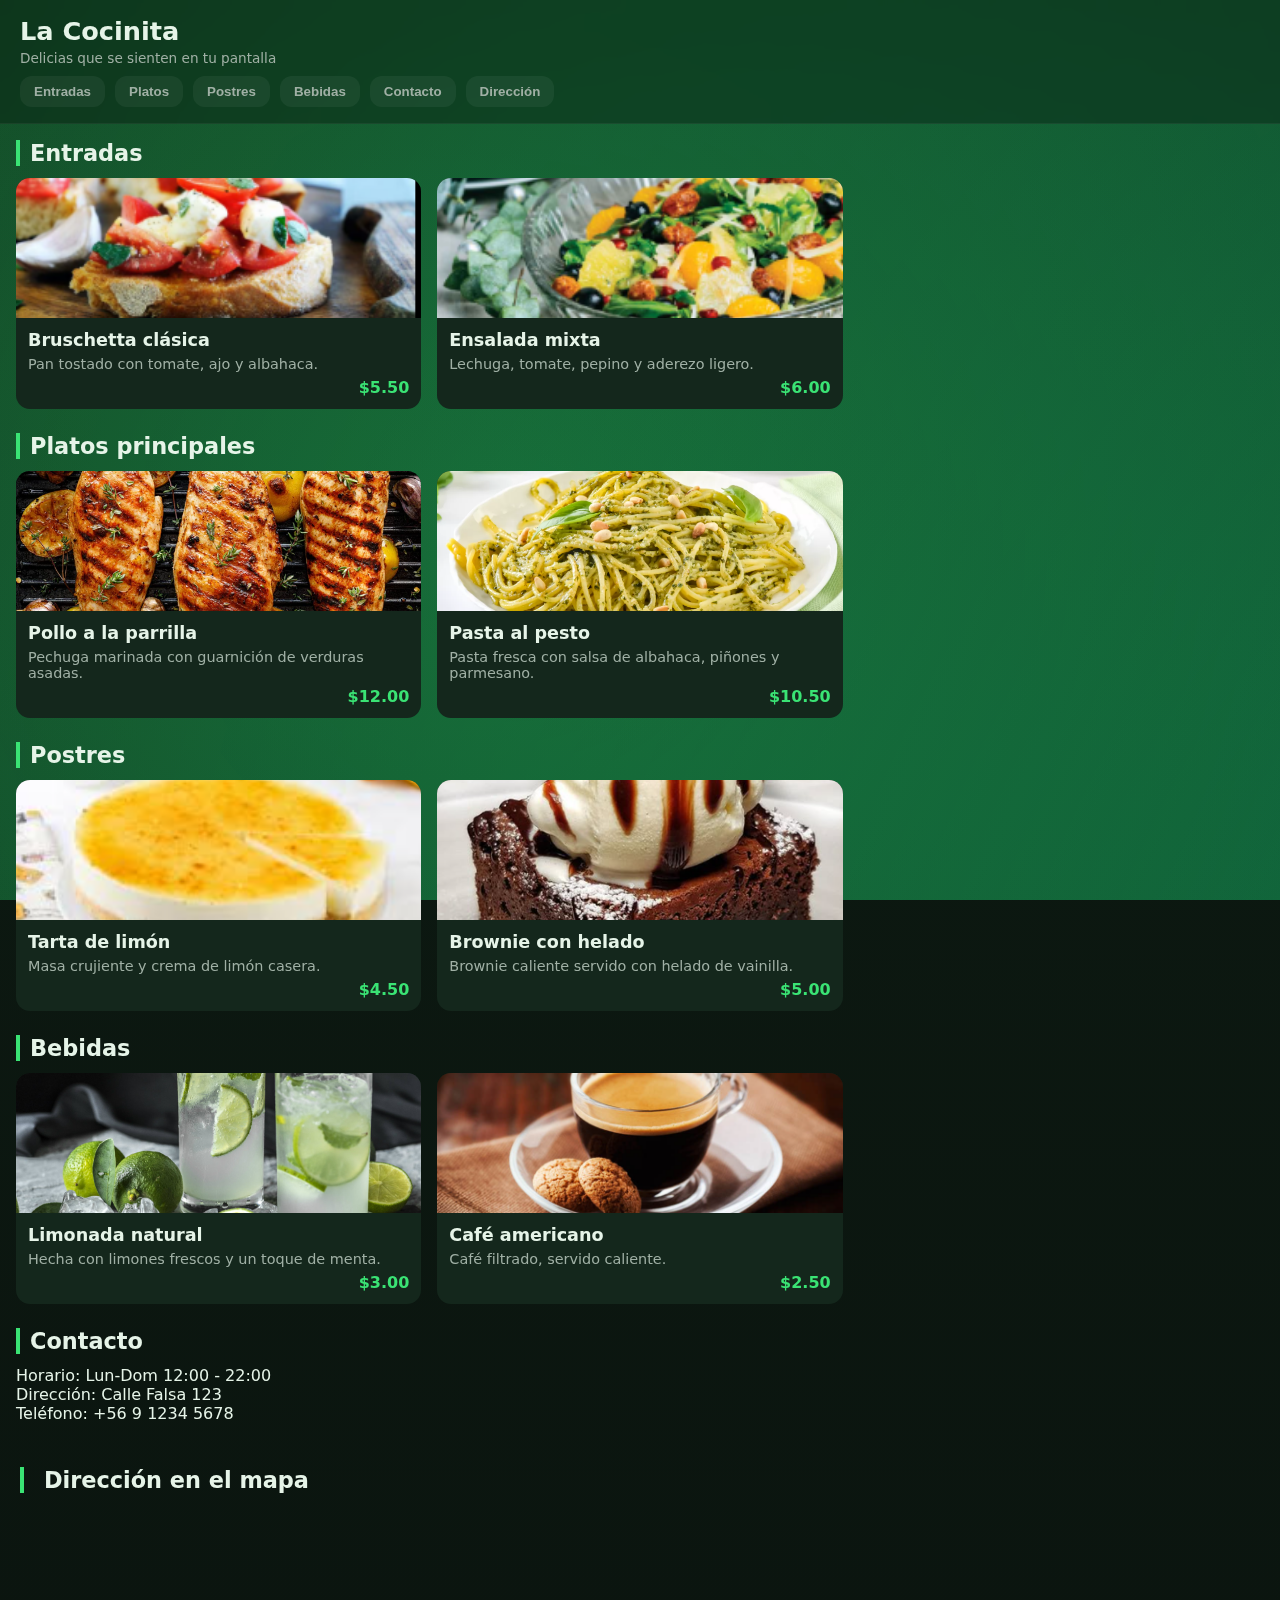
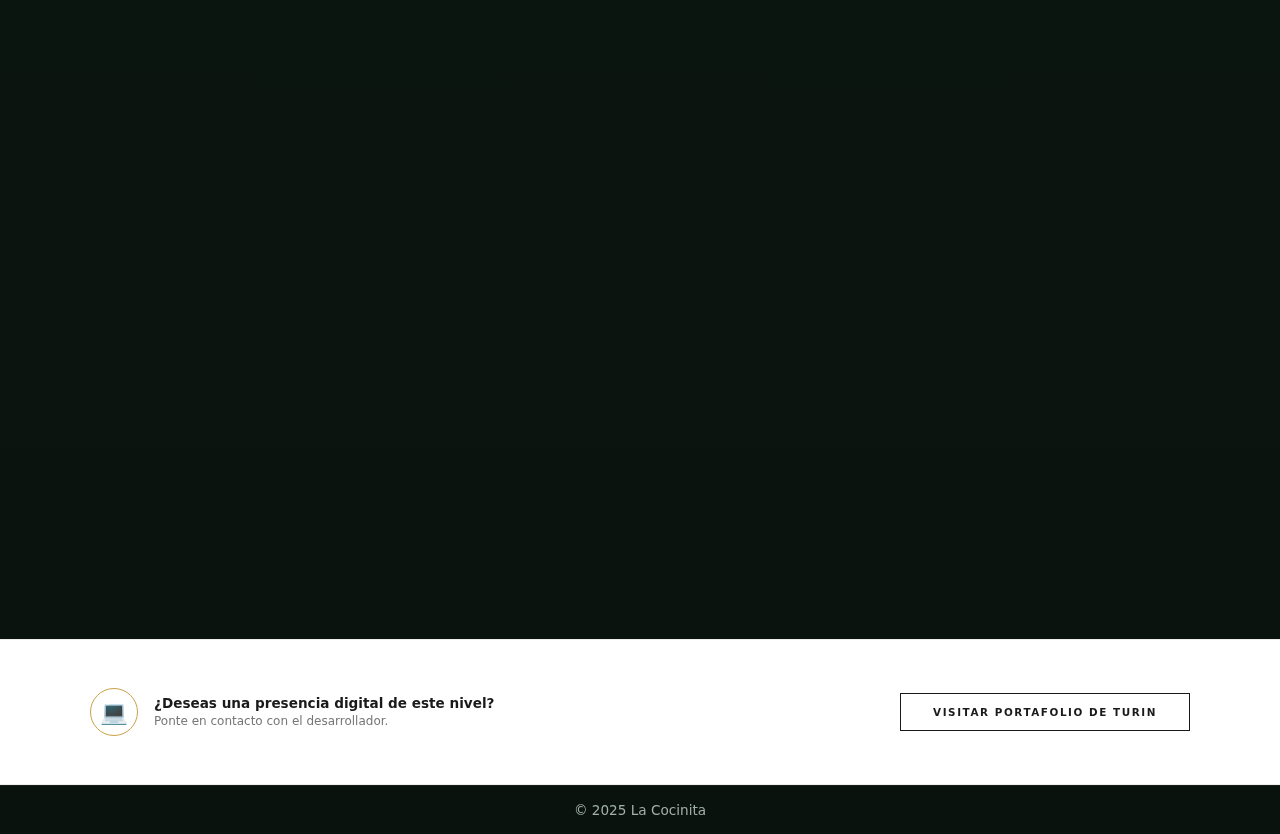
<file: index.html>
<!DOCTYPE html>
<html lang="es">
<head>
<meta charset="UTF-8">
<meta name="viewport" content="width=device-width, initial-scale=1.0">
<title>La Cocinita — Menú</title>
<link rel="stylesheet" href="css/styles.css">
</head>
<body>

<header class="site-header">
  <div class="brand">
    <h1>La Cocinita</h1>
    <p>Delicias que se sienten en tu pantalla</p>
  </div>
  <nav class="site-nav">
    <button data-scroll="#entradas">Entradas</button>
    <button data-scroll="#platos">Platos</button>
    <button data-scroll="#postres">Postres</button>
    <button data-scroll="#bebidas">Bebidas</button>
    <button data-scroll="#contacto">Contacto</button>
    <button data-scroll="#mapa">Dirección</button>
  </nav>
</header>

<main class="menu-wrapper">

  <section id="entradas" class="menu-section">
    <h2>Entradas</h2>
    <div class="menu-grid">
      <div class="card">
        <img src="images/bruschetta.png" alt="Bruschetta clásica">
        <div class="card-body">
          <h3>Bruschetta clásica</h3>
          <p class="desc">Pan tostado con tomate, ajo y albahaca.</p>
          <div class="meta"><span class="price">$5.50</span></div>
        </div>
      </div>
      <div class="card">
        <img src="images/ensalada.png" alt="Ensalada mixta">
        <div class="card-body">
          <h3>Ensalada mixta</h3>
          <p class="desc">Lechuga, tomate, pepino y aderezo ligero.</p>
          <div class="meta"><span class="price">$6.00</span></div>
        </div>
      </div>
    </div>
  </section>

  <section id="platos" class="menu-section">
    <h2>Platos principales</h2>
    <div class="menu-grid">
      <div class="card">
        <img src="images/pollo.png" alt="Pollo a la parrilla">
        <div class="card-body">
          <h3>Pollo a la parrilla</h3>
          <p class="desc">Pechuga marinada con guarnición de verduras asadas.</p>
          <div class="meta"><span class="price">$12.00</span></div>
        </div>
      </div>
      <div class="card">
        <img src="images/pasta.png" alt="Pasta al pesto">
        <div class="card-body">
          <h3>Pasta al pesto</h3>
          <p class="desc">Pasta fresca con salsa de albahaca, piñones y parmesano.</p>
          <div class="meta"><span class="price">$10.50</span></div>
        </div>
      </div>
    </div>
  </section>

  <section id="postres" class="menu-section">
    <h2>Postres</h2>
    <div class="menu-grid">
      <div class="card">
        <img src="images/tarta_limon.png" alt="Tarta de limón">
        <div class="card-body">
          <h3>Tarta de limón</h3>
          <p class="desc">Masa crujiente y crema de limón casera.</p>
          <div class="meta"><span class="price">$4.50</span></div>
        </div>
      </div>
      <div class="card">
        <img src="images/brownie.png" alt="Brownie con helado">
        <div class="card-body">
          <h3>Brownie con helado</h3>
          <p class="desc">Brownie caliente servido con helado de vainilla.</p>
          <div class="meta"><span class="price">$5.00</span></div>
        </div>
      </div>
    </div>
  </section>

  <section id="bebidas" class="menu-section">
    <h2>Bebidas</h2>
    <div class="menu-grid">
      <div class="card">
        <img src="images/limonada.png" alt="Limonada natural">
        <div class="card-body">
          <h3>Limonada natural</h3>
          <p class="desc">Hecha con limones frescos y un toque de menta.</p>
          <div class="meta"><span class="price">$3.00</span></div>
        </div>
      </div>
      <div class="card">
        <img src="images/cafe.png" alt="Café americano">
        <div class="card-body">
          <h3>Café americano</h3>
          <p class="desc">Café filtrado, servido caliente.</p>
          <div class="meta"><span class="price">$2.50</span></div>
        </div>
      </div>
    </div>
  </section>

  <section id="contacto" class="menu-section">
    <h2>Contacto</h2>
    <p class="desc">Horario: Lun-Dom 12:00 - 22:00<br>Dirección: Calle Falsa 123<br>Teléfono: +56 9 1234 5678</p>
  </section>

  <section id="mapa" class="menu-section">
    <h2>Dirección en el mapa</h2>
    <div class="map-container">
      <iframe src="https://www.google.com/maps/embed?pb=!1m18!1m12!1m3!1d3320.1234567890123!2d-70.64827!3d-33.44889!2m3!1f0!2f0!3f0!3m2!1i1024!2i768!4f13.1!3m3!1m2!1s0x9662c54123456789%3A0x123456789abcdef!2sCalle%20Falsa%20123%2C%20Santiago%2C%20Chile!5e0!3m2!1ses!2scl!4v1234567890123!5m2!1ses!2scl" width="600" height="450" style="border:0;" allowfullscreen="" loading="lazy" referrerpolicy="no-referrer-when-downgrade"></iframe>
    </div>
  </section>

</main>

  <!-- ESPACIO PROMOCIONAL DESARROLLADOR -->
  <section class="dev-promo">
    <div class="dev-container">
      <div class="dev-content">
        <div class="dev-left">
          <div class="dev-icon">
            💻
          </div>
          <div class="dev-text">
            <p class="dev-title">¿Deseas una presencia digital de este nivel?</p>
            <p class="dev-subtitle">Ponte en contacto con el desarrollador.</p>
          </div>
        </div>

        <a href="https://turin10ro.github.io/turin-developer/"
           target="_blank"
           class="dev-button">
          Visitar Portafolio de Turin
        </a>
      </div>
    </div>
  </section>
  
<footer class="site-footer">
  <p>© 2025 La Cocinita</p>
</footer>

<script src="js/menu.js"></script>
</body>

</html>
</file>
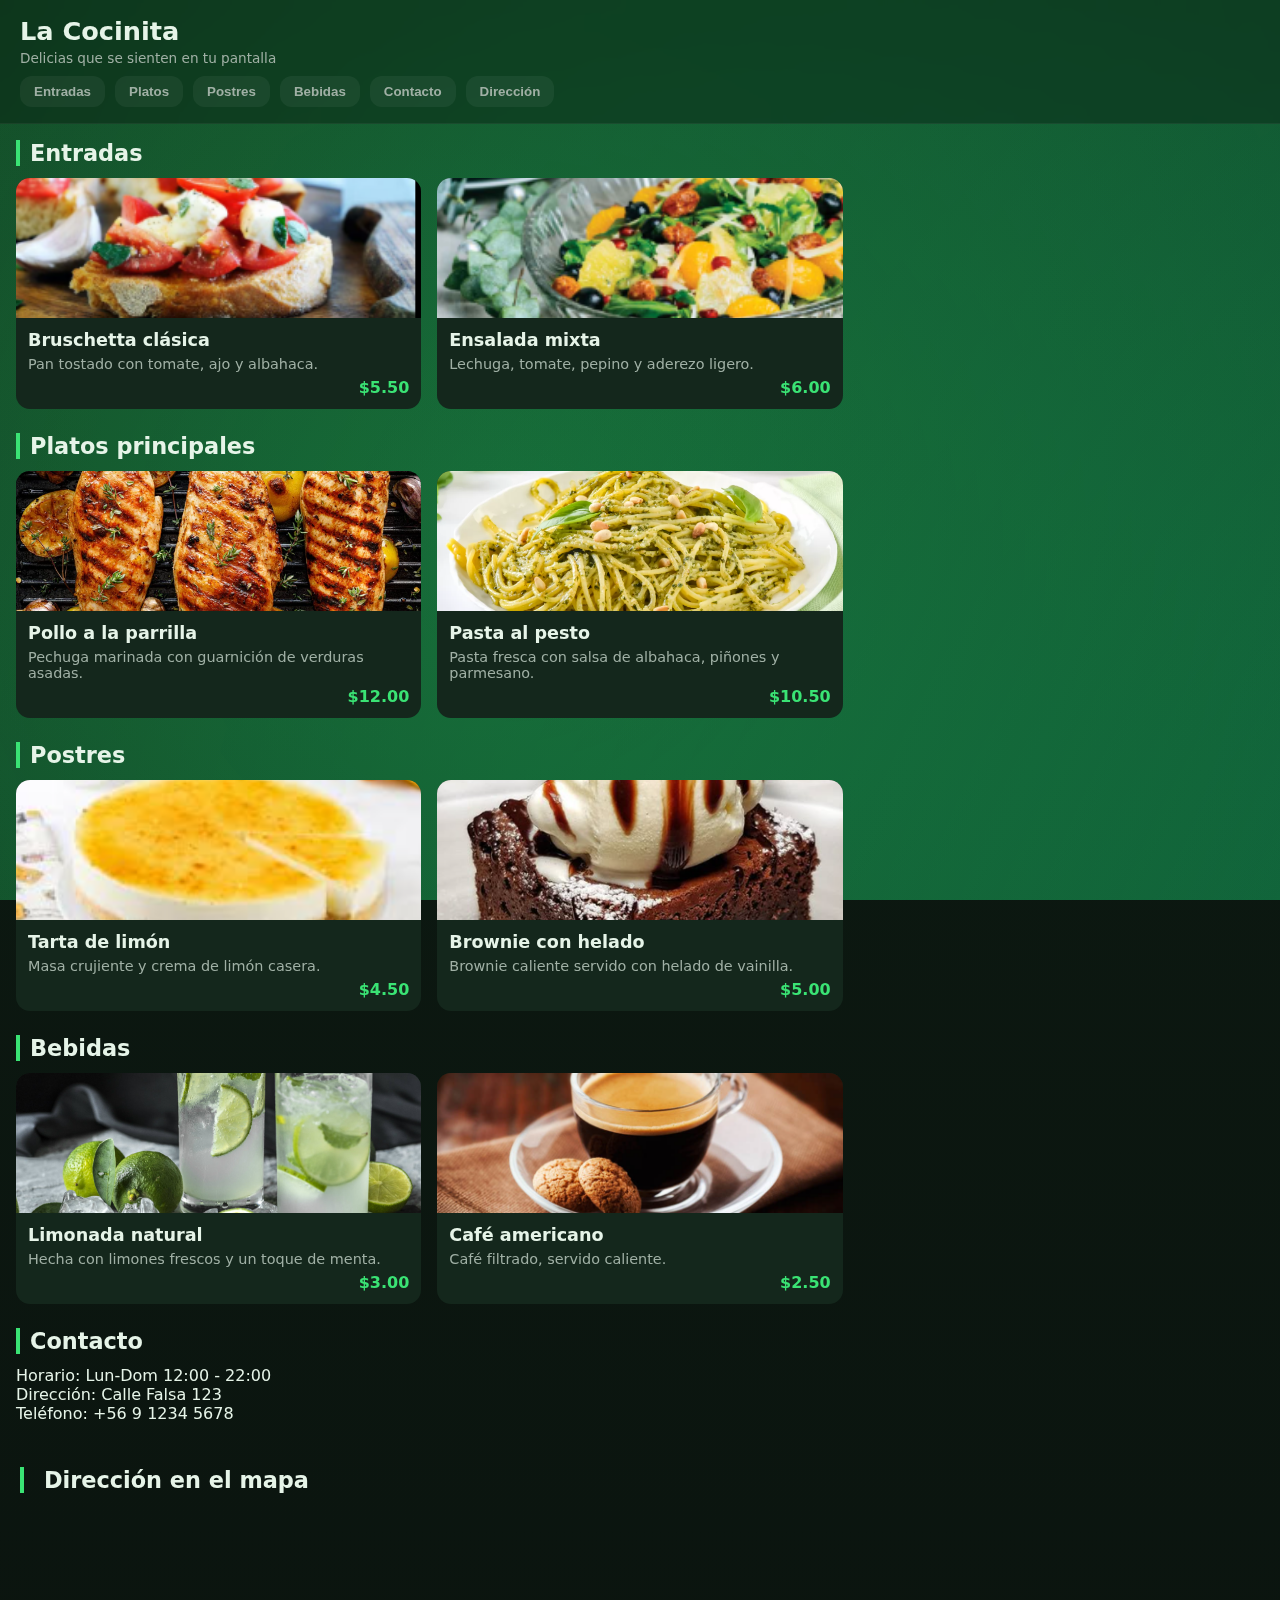
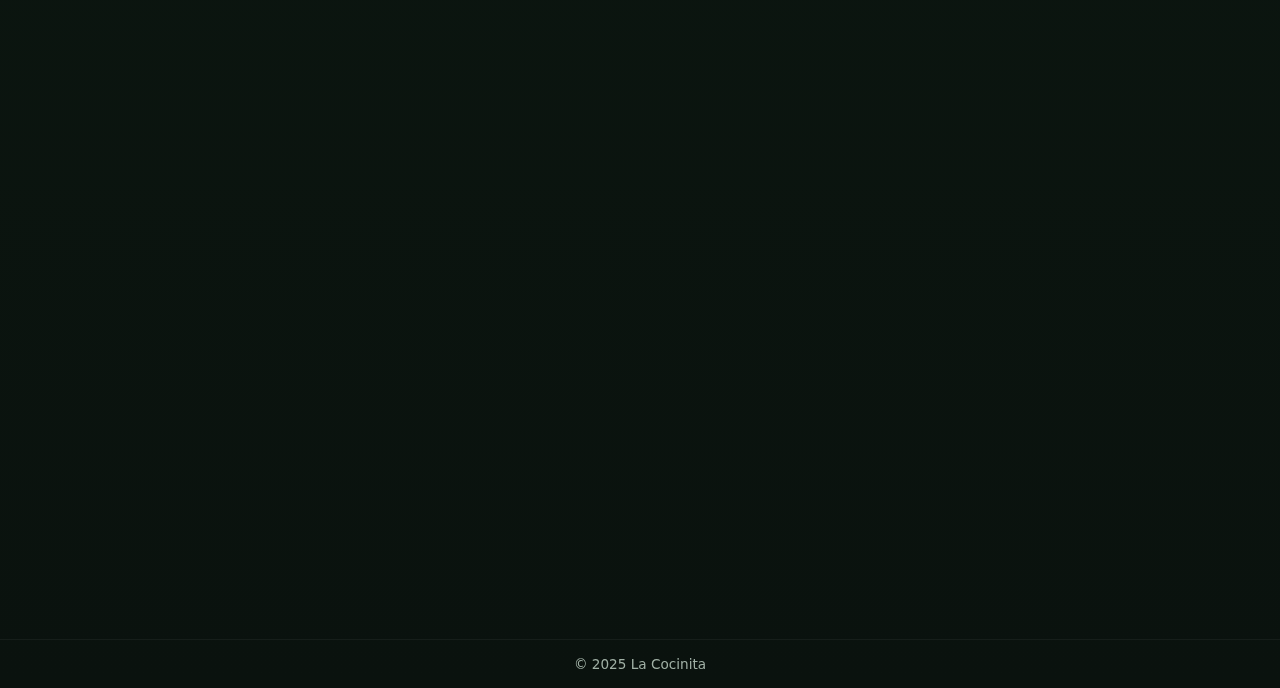
<file: Menu_Digital_Neon/index.html>
<!DOCTYPE html>
<html lang="es">
<head>
<meta charset="UTF-8">
<meta name="viewport" content="width=device-width, initial-scale=1.0">
<title>La Cocinita — Menú</title>
<link rel="stylesheet" href="css/styles.css">
</head>
<body>

<header class="site-header">
  <div class="brand">
    <h1>La Cocinita</h1>
    <p>Delicias que se sienten en tu pantalla</p>
  </div>
  <nav class="site-nav">
    <button data-scroll="#entradas">Entradas</button>
    <button data-scroll="#platos">Platos</button>
    <button data-scroll="#postres">Postres</button>
    <button data-scroll="#bebidas">Bebidas</button>
    <button data-scroll="#contacto">Contacto</button>
    <button data-scroll="#mapa">Dirección</button>
  </nav>
</header>

<main class="menu-wrapper">

  <section id="entradas" class="menu-section">
    <h2>Entradas</h2>
    <div class="menu-grid">
      <div class="card">
        <img src="images/bruschetta.png" alt="Bruschetta clásica">
        <div class="card-body">
          <h3>Bruschetta clásica</h3>
          <p class="desc">Pan tostado con tomate, ajo y albahaca.</p>
          <div class="meta"><span class="price">$5.50</span></div>
        </div>
      </div>
      <div class="card">
        <img src="images/ensalada.png" alt="Ensalada mixta">
        <div class="card-body">
          <h3>Ensalada mixta</h3>
          <p class="desc">Lechuga, tomate, pepino y aderezo ligero.</p>
          <div class="meta"><span class="price">$6.00</span></div>
        </div>
      </div>
    </div>
  </section>

  <section id="platos" class="menu-section">
    <h2>Platos principales</h2>
    <div class="menu-grid">
      <div class="card">
        <img src="images/pollo.png" alt="Pollo a la parrilla">
        <div class="card-body">
          <h3>Pollo a la parrilla</h3>
          <p class="desc">Pechuga marinada con guarnición de verduras asadas.</p>
          <div class="meta"><span class="price">$12.00</span></div>
        </div>
      </div>
      <div class="card">
        <img src="images/pasta.png" alt="Pasta al pesto">
        <div class="card-body">
          <h3>Pasta al pesto</h3>
          <p class="desc">Pasta fresca con salsa de albahaca, piñones y parmesano.</p>
          <div class="meta"><span class="price">$10.50</span></div>
        </div>
      </div>
    </div>
  </section>

  <section id="postres" class="menu-section">
    <h2>Postres</h2>
    <div class="menu-grid">
      <div class="card">
        <img src="images/tarta_limon.png" alt="Tarta de limón">
        <div class="card-body">
          <h3>Tarta de limón</h3>
          <p class="desc">Masa crujiente y crema de limón casera.</p>
          <div class="meta"><span class="price">$4.50</span></div>
        </div>
      </div>
      <div class="card">
        <img src="images/brownie.png" alt="Brownie con helado">
        <div class="card-body">
          <h3>Brownie con helado</h3>
          <p class="desc">Brownie caliente servido con helado de vainilla.</p>
          <div class="meta"><span class="price">$5.00</span></div>
        </div>
      </div>
    </div>
  </section>

  <section id="bebidas" class="menu-section">
    <h2>Bebidas</h2>
    <div class="menu-grid">
      <div class="card">
        <img src="images/limonada.png" alt="Limonada natural">
        <div class="card-body">
          <h3>Limonada natural</h3>
          <p class="desc">Hecha con limones frescos y un toque de menta.</p>
          <div class="meta"><span class="price">$3.00</span></div>
        </div>
      </div>
      <div class="card">
        <img src="images/cafe.png" alt="Café americano">
        <div class="card-body">
          <h3>Café americano</h3>
          <p class="desc">Café filtrado, servido caliente.</p>
          <div class="meta"><span class="price">$2.50</span></div>
        </div>
      </div>
    </div>
  </section>

  <section id="contacto" class="menu-section">
    <h2>Contacto</h2>
    <p class="desc">Horario: Lun-Dom 12:00 - 22:00<br>Dirección: Calle Falsa 123<br>Teléfono: +56 9 1234 5678</p>
  </section>

  <section id="mapa" class="menu-section">
    <h2>Dirección en el mapa</h2>
    <div class="map-container">
      <iframe src="https://www.google.com/maps/embed?pb=!1m18!1m12!1m3!1d3320.1234567890123!2d-70.64827!3d-33.44889!2m3!1f0!2f0!3f0!3m2!1i1024!2i768!4f13.1!3m3!1m2!1s0x9662c54123456789%3A0x123456789abcdef!2sCalle%20Falsa%20123%2C%20Santiago%2C%20Chile!5e0!3m2!1ses!2scl!4v1234567890123!5m2!1ses!2scl" width="600" height="450" style="border:0;" allowfullscreen="" loading="lazy" referrerpolicy="no-referrer-when-downgrade"></iframe>
    </div>
  </section>

</main>

<footer class="site-footer">
  <p>© 2025 La Cocinita</p>
</footer>

<script src="js/menu.js"></script>
</body>
</html>
</file>
<file: css/styles.css>
:root{
  --bg:#0d1b12;
  --card:#14271c;
  --accent:#3ae374;
  --muted:#a0b0a5;
  --glass: rgba(255,255,255,0.05);
  font-family: 'Inter', system-ui, sans-serif;
}

*{box-sizing:border-box;margin:0;padding:0}
body{
  background: linear-gradient(180deg,#0d1b12 0%, #0a120e 100%);
  color:#e6f4e8;
  min-height:100vh;
  overflow-x:hidden;
}

/* Auroras de fondo */
body::before{
  content:"";
  position:fixed;
  inset:0;
  background:
    radial-gradient(circle at 20% 30%, rgba(45, 240, 113, 0.35), transparent),
    radial-gradient(circle at 80% 70%, rgba(0,255,180,0.25), transparent);
  background-size:200% 200%;
  animation: auroraFlow 12s ease-in-out infinite alternate;
  z-index:-1;
}

@keyframes auroraFlow{
  0%{background-position:0% 0%,100% 100%}
  100%{background-position:100% 50%,0% 50%}
}

/* Header */
.site-header {
  display: flex;
  flex-direction: column;
  gap: 10px;
  padding: 16px 20px;
  background: rgba(0, 0, 0, 0.3); /* fondo semi oscuro */
  backdrop-filter: blur(10px);    /* desenfoque del fondo */
  -webkit-backdrop-filter: blur(10px); /* para Safari */
  border-bottom: 1px solid rgba(255, 255, 255, 0.05);
  position: sticky;
  top: 0;
  z-index: 100;
}

.brand h1{font-size:1.6rem;}
.brand p{color:var(--muted);font-size:0.85rem;margin-top:4px;}

.site-nav{
  display:flex;
  gap:10px;
  flex-wrap:wrap;
  overflow-x:auto;
  scroll-behavior:smooth;
  scroll-snap-type:x mandatory;
}
.site-nav button{
  background:var(--glass);
  border:none;
  padding:8px 14px;
  border-radius:12px;
  color:var(--muted);
  font-weight:600;
  transition: 0.18s ease;
  scroll-snap-align:start;
  flex-shrink:0;
}
.site-nav button:hover{background:var(--accent);color:#0d1b12;cursor:pointer;}

/* Menu Wrapper */
.menu-wrapper{padding:16px 0;}
.menu-section{margin-bottom:24px;padding:0 16px;}
.menu-section h2{
  font-size:1.4rem;
  color:#e6f4e8;
  border-left:4px solid var(--accent);
  padding-left:10px;
  margin-bottom:12px;
}

.menu-grid{
  display:grid;
  grid-template-columns:1fr;
  gap:16px;
}

/* Cards */
.card{
  background:var(--card);
  border-radius:14px;
  overflow:hidden;
  transition: transform 0.18s ease, box-shadow 0.18s ease;
  display:flex;
  flex-direction:column;
}
.card img{
  width:100%;
  height:140px;
  object-fit:cover;
}
.card-body{
  padding:12px;
  display:flex;
  flex-direction:column;
  gap:6px;
}
.card-body h3{margin:0;font-size:1.1rem;}
.card-body .desc{color:var(--muted);font-size:0.9rem;}
.meta{display:flex;justify-content:flex-end;margin-top:auto;}
.price{font-weight:700;color:var(--accent);}

.card:active{transform:translateY(2px);box-shadow:0 6px 20px rgba(0,0,0,0.5);}
.card:hover{transform:translateY(-4px);box-shadow:0 12px 30px rgba(0,0,0,0.5);}

/* Footer */
.site-footer{
  padding:16px;
  text-align:center;
  font-size:0.85rem;
  color:var(--muted);
  border-top:1px solid rgba(255,255,255,0.05);
}

/* Map Section */
#mapa {
  margin: 0;
  padding: 20px; /* Add padding to detach from sides */
}

.map-container {
  position: relative;
  padding-bottom: 56.25%; /* 16:9 aspect ratio */
  height: 0;
  overflow: hidden;
}

.map-container iframe {
  position: absolute;
  top: 0;
  left: 0;
  width: 100%;
  height: 100%;
}

#mapa h2 {
  padding-left: 20px; /* Adjust green line to match other sections */
}

/* Responsive */
@media (min-width:500px){
  .menu-grid{grid-template-columns:1fr 1fr;}
}
@media (min-width:800px){
  .menu-grid{grid-template-columns:1fr 1fr 1fr;}

}

/* ================================
   ESPACIO PROMOCIONAL DESARROLLADOR
================================ */

.dev-promo {
  background: #ffffff;
  border-top: 1px solid #eee;
  border-bottom: 1px solid #eee;
  padding: 3rem 1.5rem;
}

.dev-container {
  max-width: 1100px;
  margin: 0 auto;
}

.dev-content {
  display: flex;
  align-items: center;
  justify-content: space-between;
  gap: 1.5rem;
  flex-wrap: wrap;
}

.dev-left {
  display: flex;
  align-items: center;
  gap: 1rem;
}

.dev-icon {
  width: 48px;
  height: 48px;
  border: 1px solid #c9a14a;
  border-radius: 50%;
  display: flex;
  align-items: center;
  justify-content: center;
  font-size: 1.4rem;
  color: #c9a14a;
}

.dev-title {
  font-size: 0.85rem;
  font-weight: 600;
  color: #1a1a1a;
  margin: 0;
}

.dev-subtitle {
  font-size: 0.75rem;
  color: #777;
  margin: 0.2rem 0 0;
}

.dev-button {
  padding: 0.75rem 2rem;
  border: 1px solid #1a1a1a;
  color: #1a1a1a;
  font-size: 0.65rem;
  letter-spacing: 0.15em;
  text-transform: uppercase;
  font-weight: 700;
  text-decoration: none;
  transition: all 0.3s ease;
}

.dev-button:hover {
  background: #1a1a1a;
  color: #ffffff;
}

/* ================================
   RESPONSIVE
================================ */

@media (max-width: 768px) {
  .dev-content {
    flex-direction: column;
    text-align: center;
  }

  .dev-left {
    justify-content: center;
  }
}
</file>
<file: Menu_Digital_Neon/css/styles.css>
:root{
  --bg:#0d1b12;
  --card:#14271c;
  --accent:#3ae374;
  --muted:#a0b0a5;
  --glass: rgba(255,255,255,0.05);
  font-family: 'Inter', system-ui, sans-serif;
}

*{box-sizing:border-box;margin:0;padding:0}
body{
  background: linear-gradient(180deg,#0d1b12 0%, #0a120e 100%);
  color:#e6f4e8;
  min-height:100vh;
  overflow-x:hidden;
}

/* Auroras de fondo */
body::before{
  content:"";
  position:fixed;
  inset:0;
  background:
    radial-gradient(circle at 20% 30%, rgba(45, 240, 113, 0.35), transparent),
    radial-gradient(circle at 80% 70%, rgba(0,255,180,0.25), transparent);
  background-size:200% 200%;
  animation: auroraFlow 12s ease-in-out infinite alternate;
  z-index:-1;
}

@keyframes auroraFlow{
  0%{background-position:0% 0%,100% 100%}
  100%{background-position:100% 50%,0% 50%}
}

/* Header */
.site-header {
  display: flex;
  flex-direction: column;
  gap: 10px;
  padding: 16px 20px;
  background: rgba(0, 0, 0, 0.3); /* fondo semi oscuro */
  backdrop-filter: blur(10px);    /* desenfoque del fondo */
  -webkit-backdrop-filter: blur(10px); /* para Safari */
  border-bottom: 1px solid rgba(255, 255, 255, 0.05);
  position: sticky;
  top: 0;
  z-index: 100;
}

.brand h1{font-size:1.6rem;}
.brand p{color:var(--muted);font-size:0.85rem;margin-top:4px;}

.site-nav{
  display:flex;
  gap:10px;
  flex-wrap:wrap;
  overflow-x:auto;
  scroll-behavior:smooth;
  scroll-snap-type:x mandatory;
}
.site-nav button{
  background:var(--glass);
  border:none;
  padding:8px 14px;
  border-radius:12px;
  color:var(--muted);
  font-weight:600;
  transition: 0.18s ease;
  scroll-snap-align:start;
  flex-shrink:0;
}
.site-nav button:hover{background:var(--accent);color:#0d1b12;cursor:pointer;}

/* Menu Wrapper */
.menu-wrapper{padding:16px 0;}
.menu-section{margin-bottom:24px;padding:0 16px;}
.menu-section h2{
  font-size:1.4rem;
  color:#e6f4e8;
  border-left:4px solid var(--accent);
  padding-left:10px;
  margin-bottom:12px;
}

.menu-grid{
  display:grid;
  grid-template-columns:1fr;
  gap:16px;
}

/* Cards */
.card{
  background:var(--card);
  border-radius:14px;
  overflow:hidden;
  transition: transform 0.18s ease, box-shadow 0.18s ease;
  display:flex;
  flex-direction:column;
}
.card img{
  width:100%;
  height:140px;
  object-fit:cover;
}
.card-body{
  padding:12px;
  display:flex;
  flex-direction:column;
  gap:6px;
}
.card-body h3{margin:0;font-size:1.1rem;}
.card-body .desc{color:var(--muted);font-size:0.9rem;}
.meta{display:flex;justify-content:flex-end;margin-top:auto;}
.price{font-weight:700;color:var(--accent);}

.card:active{transform:translateY(2px);box-shadow:0 6px 20px rgba(0,0,0,0.5);}
.card:hover{transform:translateY(-4px);box-shadow:0 12px 30px rgba(0,0,0,0.5);}

/* Footer */
.site-footer{
  padding:16px;
  text-align:center;
  font-size:0.85rem;
  color:var(--muted);
  border-top:1px solid rgba(255,255,255,0.05);
}

/* Map Section */
#mapa {
  margin: 0;
  padding: 20px; /* Add padding to detach from sides */
}

.map-container {
  position: relative;
  padding-bottom: 56.25%; /* 16:9 aspect ratio */
  height: 0;
  overflow: hidden;
}

.map-container iframe {
  position: absolute;
  top: 0;
  left: 0;
  width: 100%;
  height: 100%;
}

#mapa h2 {
  padding-left: 20px; /* Adjust green line to match other sections */
}

/* Responsive */
@media (min-width:500px){
  .menu-grid{grid-template-columns:1fr 1fr;}
}
@media (min-width:800px){
  .menu-grid{grid-template-columns:1fr 1fr 1fr;}
}
</file>
